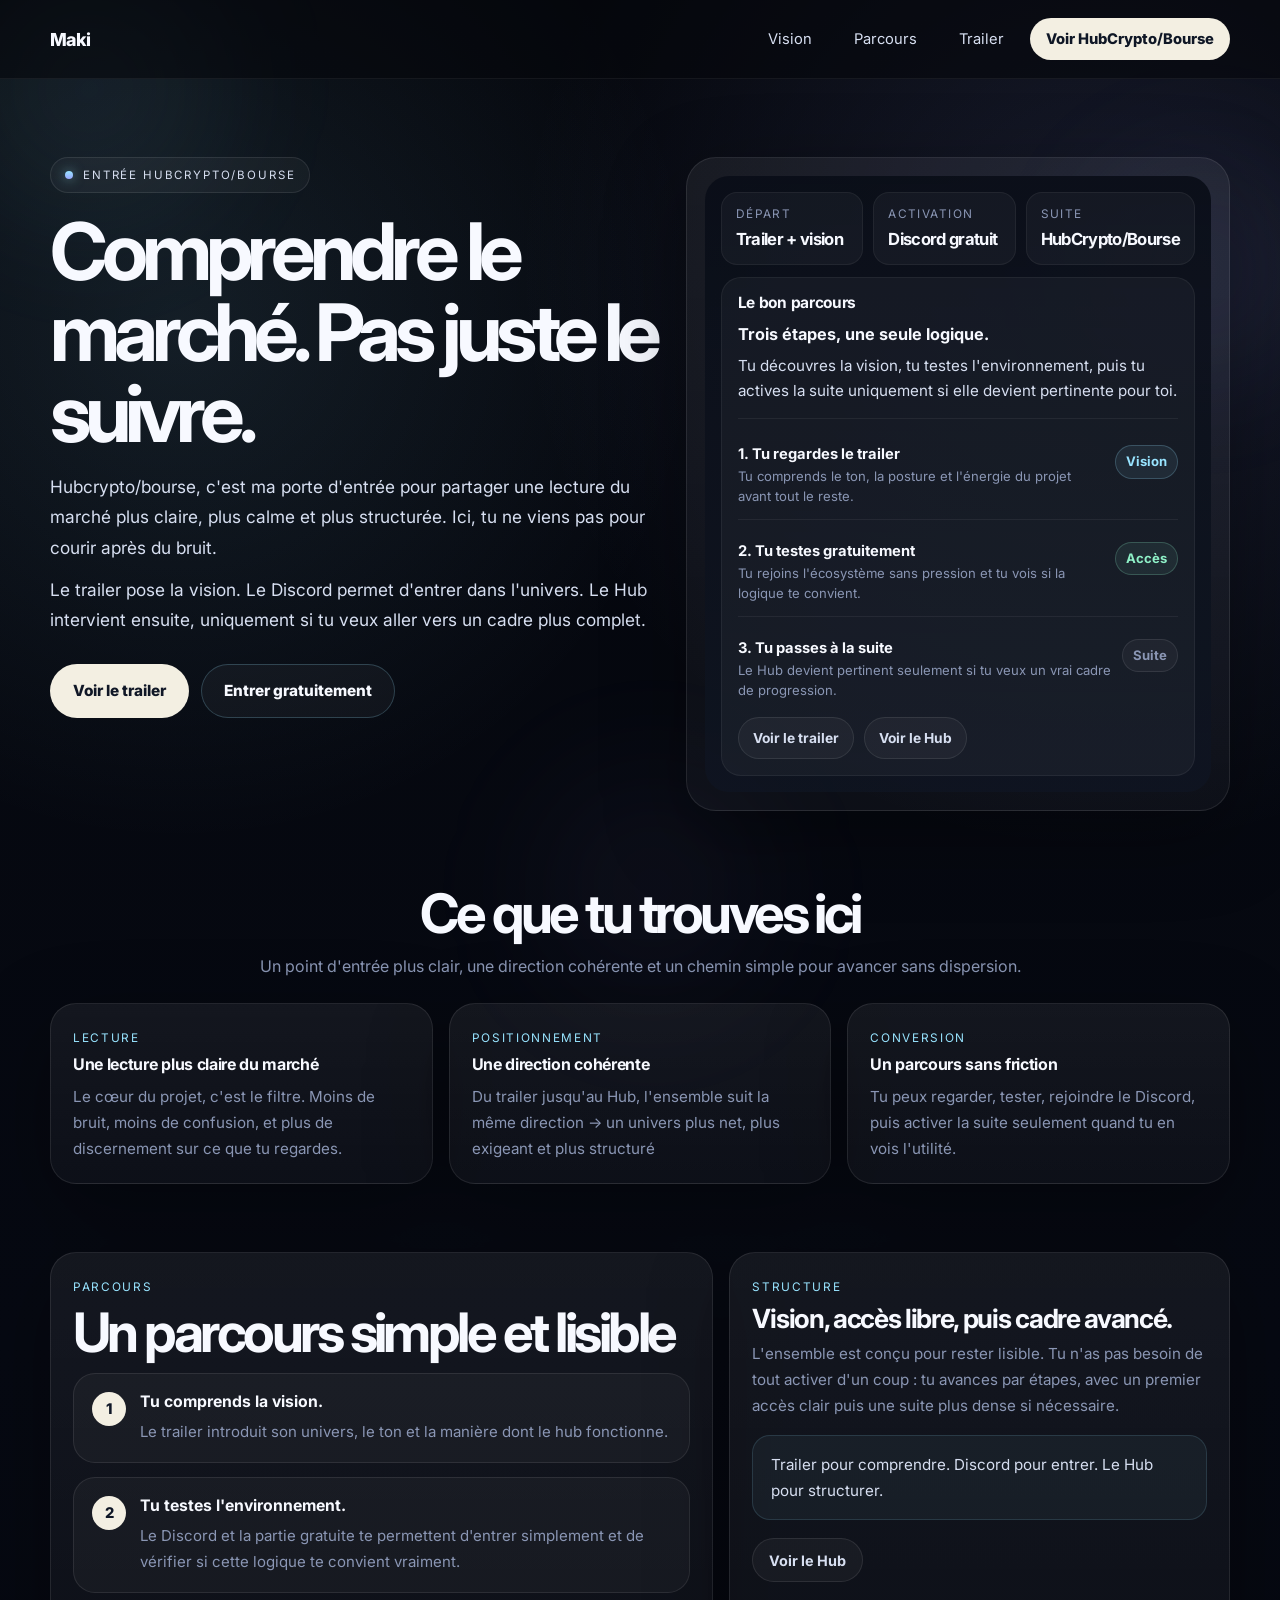
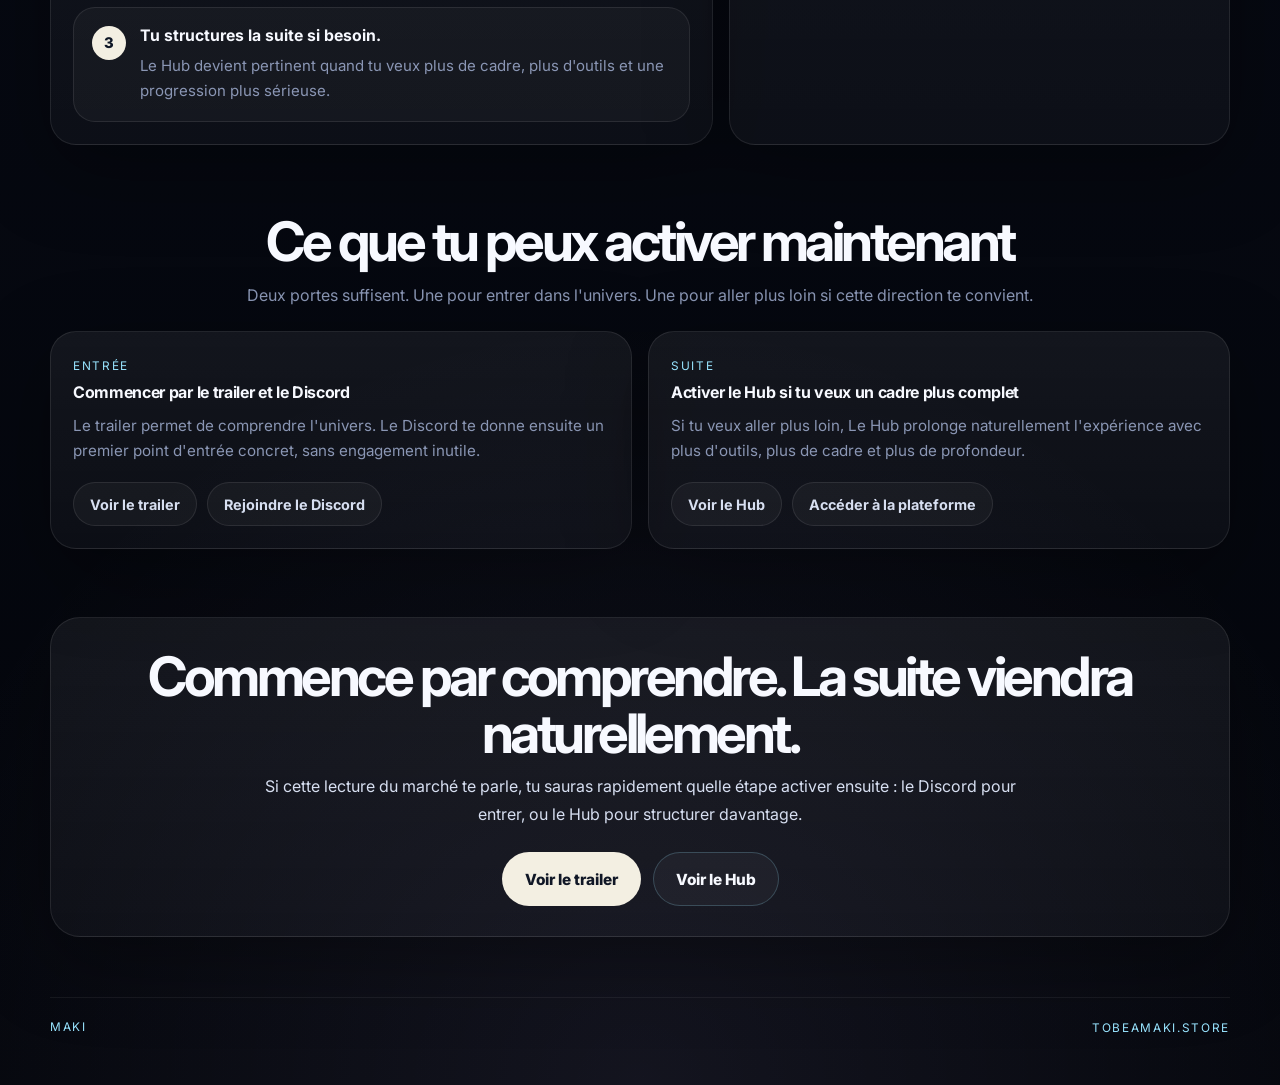
<file: index.html>
<!DOCTYPE html>
<html lang="fr">
<head>
  <meta charset="UTF-8" />
  <meta http-equiv="Content-Type" content="text/html; charset=UTF-8" />
  <meta name="viewport" content="width=device-width, initial-scale=1.0, viewport-fit=cover" />
  <title>Le Hub | Comprendre le marché. Pas juste le suivre.</title>
  <link rel="icon" href="https://prod-image-cdn.tensor.trade/images/slug=2c6c34a6-a621-4c5c-a47c-af0aac421579/400x400/freeze=false/https%3A%2F%2Fgateway.irys.xyz%2FCeRVqfexaq6KLjhwmfoS9aE4mgQL9Txv5ToTV9CzAG5n" />
  <meta
    name="description"
    content="Une entrée plus nette pour comprendre le marché, découvrir l'univers Hub et activer la bonne suite au bon moment."
  />
  <meta property="og:type" content="website" />
  <meta property="og:url" content="https://hub.tobeamaki.store/" />
  <meta property="og:image" content="https://hub.tobeamaki.store/social-card.svg" />
  <meta name="robots" content="index,follow,max-image-preview:large,max-snippet:-1,max-video-preview:-1" />
  <meta property="og:title" content="Le Hub | Comprendre le marché. Pas juste le suivre." />
  <meta
    property="og:description"
    content="Un point d'entrée plus clair pour comprendre le marché, découvrir le projet et avancer vers la bonne suite au bon moment."
  />
  <meta name="twitter:card" content="summary_large_image" />
  <meta name="twitter:image" content="https://hub.tobeamaki.store/social-card.svg" />
  <link rel="canonical" href="https://hub.tobeamaki.store/" />
  <meta name="twitter:title" content="Le Hub | Comprendre le marché. Pas juste le suivre." />
  <meta
    name="twitter:description"
    content="Comprendre d'abord. Tester ensuite. Structurer seulement quand cela devient utile."
  />
  <link rel="stylesheet" href="index.css" />

</head>
<body>
  <div class="orb"></div>
  <div class="orb-2"></div>
  <div class="orb-3"></div>

  <div class="wrap">
    <header class="nav">
      <div class="nav-inner">
        <a class="brand" href="index.html">Maki</a>
        <nav class="nav-links">
          <a href="#vision">Vision</a>
          <a href="#parcours">Parcours</a>
          <a href="/trailer">Trailer</a>
          <a class="nav-cta" href="/hub-details">Voir HubCrypto/Bourse</a>
        </nav>
      </div>
    </header>

    <main>
      <section class="hero">
        <div class="container hero-grid">
          <div>
            <div class="badge">Entrée HubCrypto/Bourse</div>
            <h1>Comprendre le marché. Pas juste le suivre.</h1>
            <p class="hero-copy">
              Hubcrypto/bourse, c'est ma porte d'entrée pour partager une lecture du marché plus claire, plus calme et plus structurée. Ici, tu ne viens pas pour courir après du bruit.
            </p>
            <p class="hero-copy">
              Le trailer pose la vision. Le Discord permet d'entrer dans l'univers. Le Hub intervient ensuite, uniquement si tu veux aller vers un cadre plus complet.
            </p>

            <div class="hero-actions">
              <a class="btn btn-primary" href="/trailer">Voir le trailer</a>
              <a
                class="btn btn-secondary"
                href="https://discord.gg/Y9FfHAUTHx"
                data-track-base="https://discord.gg/Y9FfHAUTHx"
                target="_blank"
                rel="noopener noreferrer"
              >Entrer gratuitement</a>
            </div>
          </div>

          <div class="hero-card">
            <div class="hero-shell">
              <div class="hero-top">
                <div class="stat">
                  <small>Départ</small>
                  <strong>Trailer + vision</strong>
                </div>
                <div class="stat">
                  <small>Activation</small>
                  <strong>Discord gratuit</strong>
                </div>
                <div class="stat">
                  <small>Suite</small>
                  <strong>HubCrypto/Bourse</strong>
                </div>
              </div>

              <div class="dash-block">
                <h3>Le bon parcours</h3>
                <div class="hero-summary">
                  <strong>Trois étapes, une seule logique.</strong>
                  <p>Tu découvres la vision, tu testes l'environnement, puis tu actives la suite uniquement si elle devient pertinente pour toi.</p>
                </div>
                <div class="path-list">
                  <div class="path-item">
                    <div>
                      <strong>1. Tu regardes le trailer</strong>
                      <span>Tu comprends le ton, la posture et l'énergie du projet avant tout le reste.</span>
                    </div>
                    <span class="tag info">Vision</span>
                  </div>
                  <div class="path-item">
                    <div>
                      <strong>2. Tu testes gratuitement</strong>
                      <span>Tu rejoins l'écosystème sans pression et tu vois si la logique te convient.</span>
                    </div>
                    <span class="tag ok">Accès</span>
                  </div>
                  <div class="path-item">
                    <div>
                      <strong>3. Tu passes à la suite</strong>
                      <span>Le Hub devient pertinent seulement si tu veux un vrai cadre de progression.</span>
                    </div>
                    <span class="tag">Suite</span>
                  </div>
                </div>
                <div class="hero-inline-actions">
                  <a href="/trailer">Voir le trailer</a>
                  <a href="/hub-details">Voir le Hub</a>
                </div>
              </div>
            </div>
          </div>
        </div>
      </section>

      <section id="vision">
        <div class="container">
          <div class="section-head">
            <h2>Ce que tu trouves ici</h2>
            <p>
              Un point d'entrée plus clair, une direction cohérente et un chemin simple pour avancer sans dispersion.
            </p>
          </div>

          <div class="grid-3">
            <article class="card">
              <span class="eyebrow">Lecture</span>
              <h3>Une lecture plus claire du marché</h3>
              <p>
                Le cœur du projet, c'est le filtre. Moins de bruit, moins de confusion, et plus de discernement sur ce que tu regardes.
              </p>
            </article>

            <article class="card">
              <span class="eyebrow">Positionnement</span>
              <h3>Une direction cohérente</h3>
              <p>
                Du trailer jusqu'au Hub, l'ensemble suit la même direction -> un univers plus net, plus exigeant et plus structuré
              </p>
            </article>

            <article class="card">
              <span class="eyebrow">Conversion</span>
              <h3>Un parcours sans friction</h3>
              <p>
                Tu peux regarder, tester, rejoindre le Discord, puis activer la suite seulement quand tu en vois l'utilité.
              </p>
            </article>
          </div>
        </div>
      </section>

      <section id="parcours">
        <div class="container path-wrap">
          <article class="path-card">
            <span class="eyebrow">Parcours</span>
            <h2>Un parcours simple et lisible</h2>
            <div class="steps">
              <div class="step">
                <div class="step-number">1</div>
                <div>
                  <strong>Tu comprends la vision.</strong>
                  <p>Le trailer introduit son univers, le ton et la manière dont le hub fonctionne.</p>
                </div>
              </div>
              <div class="step">
                <div class="step-number">2</div>
                <div>
                  <strong>Tu testes l'environnement.</strong>
                  <p>Le Discord et la partie gratuite te permettent d'entrer simplement et de vérifier si cette logique te convient vraiment.</p>
                </div>
              </div>
              <div class="step">
                <div class="step-number">3</div>
                <div>
                  <strong>Tu structures la suite si besoin.</strong>
                  <p>Le Hub devient pertinent quand tu veux plus de cadre, plus d'outils et une progression plus sérieuse.</p>
                </div>
              </div>
            </div>
          </article>

          <aside class="proof-card">
            <span class="eyebrow">Structure</span>
            <strong>Vision, accès libre, puis cadre avancé.</strong>
            <p>
              L'ensemble est conçu pour rester lisible. Tu n'as pas besoin de tout activer d'un coup : tu avances par étapes, avec un premier accès clair puis une suite plus dense si nécessaire.
            </p>
            <div class="quote">
              Trailer pour comprendre. Discord pour entrer. Le Hub pour structurer.
            </div>
            <div class="mini-actions">
              <a href="/hub-details">Voir le Hub</a>
            </div>
          </aside>
        </div>
      </section>

      <section>
        <div class="container">
          <div class="section-head">
            <h2>Ce que tu peux activer maintenant</h2>
            <p>
              Deux portes suffisent. Une pour entrer dans l'univers. Une pour aller plus loin si cette direction te convient.
            </p>
          </div>

          <div class="grid-2">
            <article class="card">
              <span class="eyebrow">Entrée</span>
              <h3>Commencer par le trailer et le Discord</h3>
              <p>
                Le trailer permet de comprendre l'univers. Le Discord te donne ensuite un premier point d'entrée concret, sans engagement inutile.
              </p>
              <div class="mini-actions">
                <a href="/trailer">Voir le trailer</a>
                <a
                  href="https://discord.gg/Y9FfHAUTHx"
                  data-track-base="https://discord.gg/Y9FfHAUTHx"
                  target="_blank"
                  rel="noopener noreferrer"
                >Rejoindre le Discord</a>
              </div>
            </article>

            <article class="card">
              <span class="eyebrow">Suite</span>
              <h3>Activer le Hub si tu veux un cadre plus complet</h3>
              <p>
                Si tu veux aller plus loin, Le Hub prolonge naturellement l'expérience avec plus d'outils, plus de cadre et plus de profondeur.
              </p>
              <div class="mini-actions">
                <a href="/hub-details">Voir le Hub</a>
                <a
                  href="https://atlametrics.app/"
                  data-track-base="https://atlametrics.app/"
                  target="_blank"
                  rel="noopener noreferrer"
                >Accéder à la plateforme</a>
              </div>
            </article>
          </div>
        </div>
      </section>

      <section>
        <div class="container">
          <div class="cta-card">
            <h2>Commence par comprendre. La suite viendra naturellement.</h2>
            <p>
              Si cette lecture du marché te parle, tu sauras rapidement quelle étape activer ensuite : le Discord pour entrer, ou le Hub pour structurer davantage.
            </p>
            <div class="cta-actions">
              <a class="btn btn-primary" href="/trailer">Voir le trailer</a>
              <a class="btn btn-secondary" href="/hub-details">Voir le Hub</a>
            </div>
          </div>
        </div>
      </section>
    </main>

    <footer>
      <div class="container footer">
        <span class="eyebrow">Maki</span>
        <a href="https://tobeamaki.store" style="text-decoration: none; color: inherit;">
          <span class="eyebrow">tobeamaki.store</span>
		</a>
    </footer>
  </div>

  <script>
    (function(){
      const defaults = {
        utm_source: "maki-site",
        utm_medium: "website",
        utm_campaign: "home-entry"
      };

      const current = new URLSearchParams(window.location.search);
      const params = new URLSearchParams();

      Object.keys(defaults).forEach(function(key){
        params.set(key, current.get(key) || defaults[key]);
      });

      ["utm_content","utm_term"].forEach(function(key){
        if(current.get(key)){
          params.set(key, current.get(key));
        }
      });

      document.querySelectorAll('a[href$=".html"]').forEach(function(link){
        const href = link.getAttribute("href");
        if(!href || href.indexOf("http") === 0){ return; }
        const url = new URL(href, window.location.href);
        params.forEach(function(value, key){
          if(!url.searchParams.get(key)){
            url.searchParams.set(key, value);
          }
        });
        link.setAttribute("href", url.pathname.split("/").pop() + url.search);
      });

      document.querySelectorAll("[data-track-base]").forEach(function(link){
        const raw = link.getAttribute("data-track-base");
        if(!raw){ return; }
        const url = new URL(raw, window.location.href);
        params.forEach(function(value, key){
          if(!url.searchParams.get(key)){
            url.searchParams.set(key, value);
          }
        });
        link.setAttribute("href", url.toString());
      });
    })();
  </script>
</body>
</html>
</file>
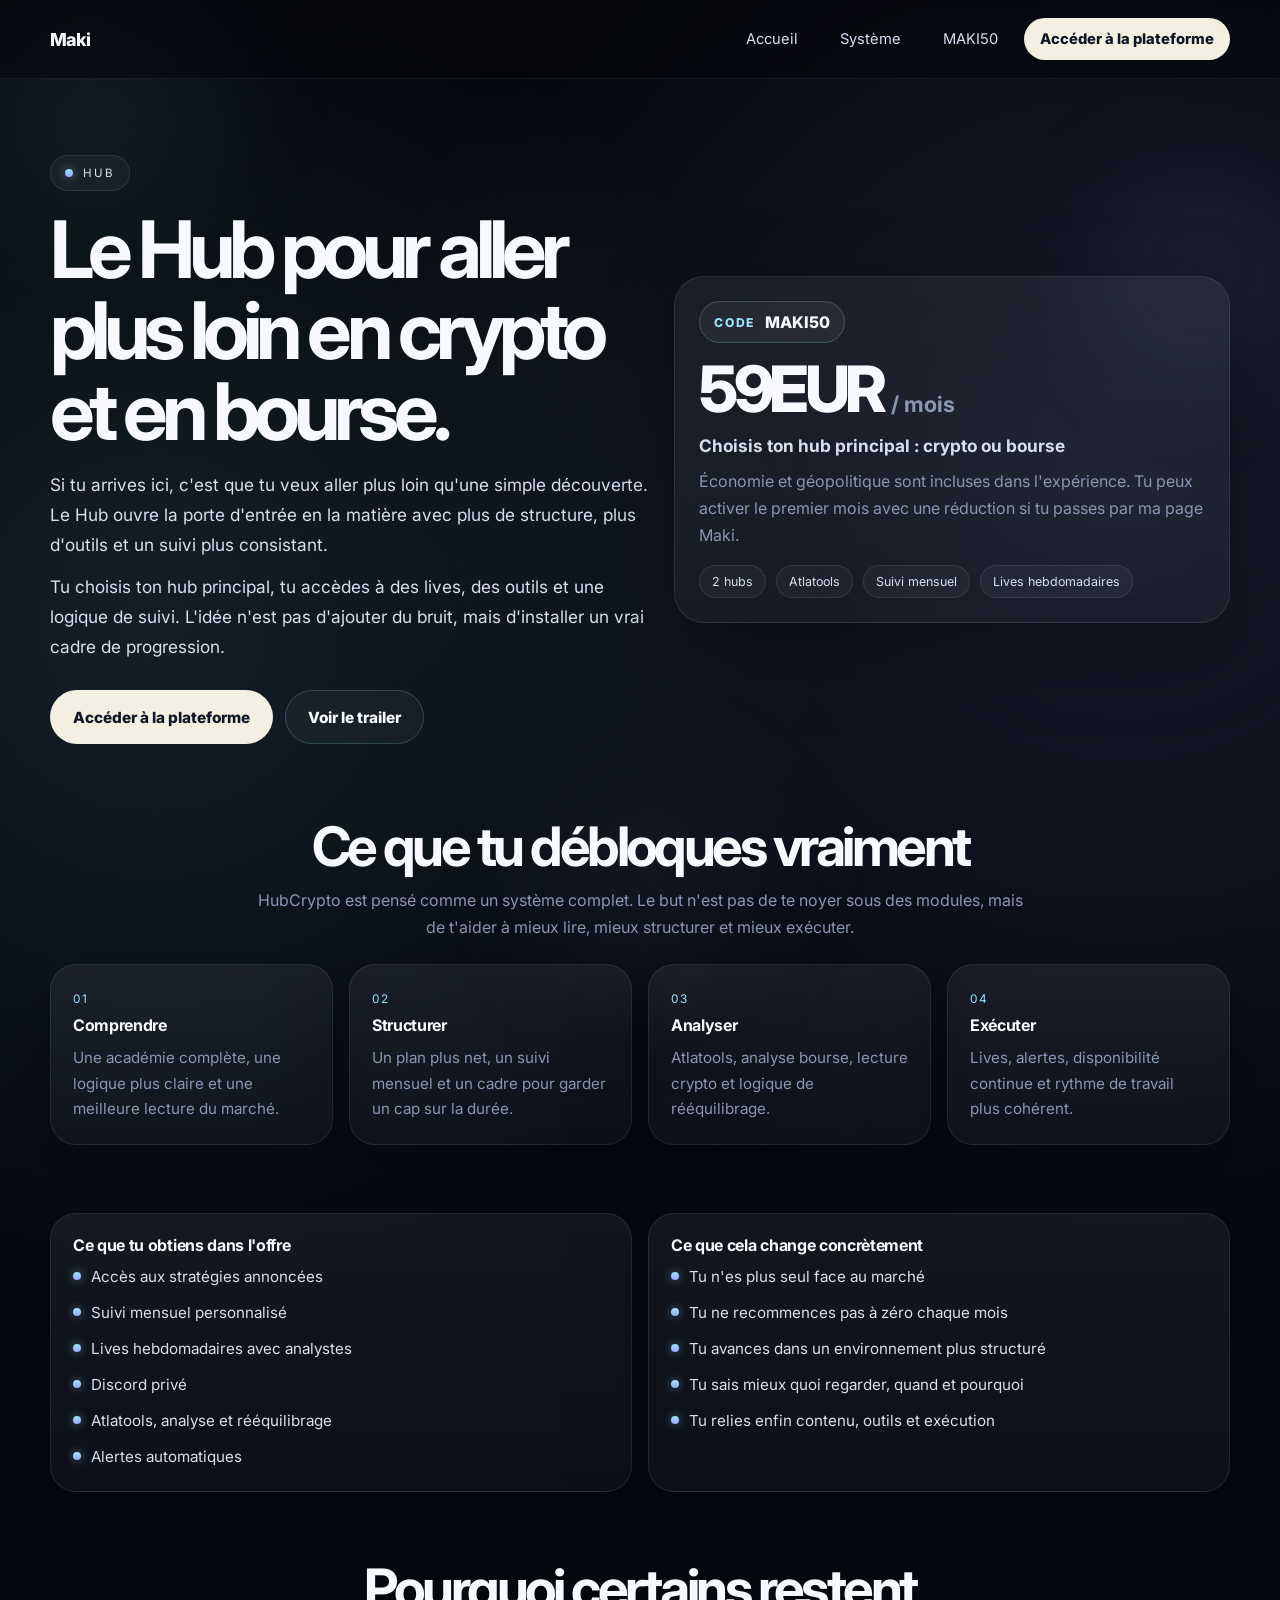
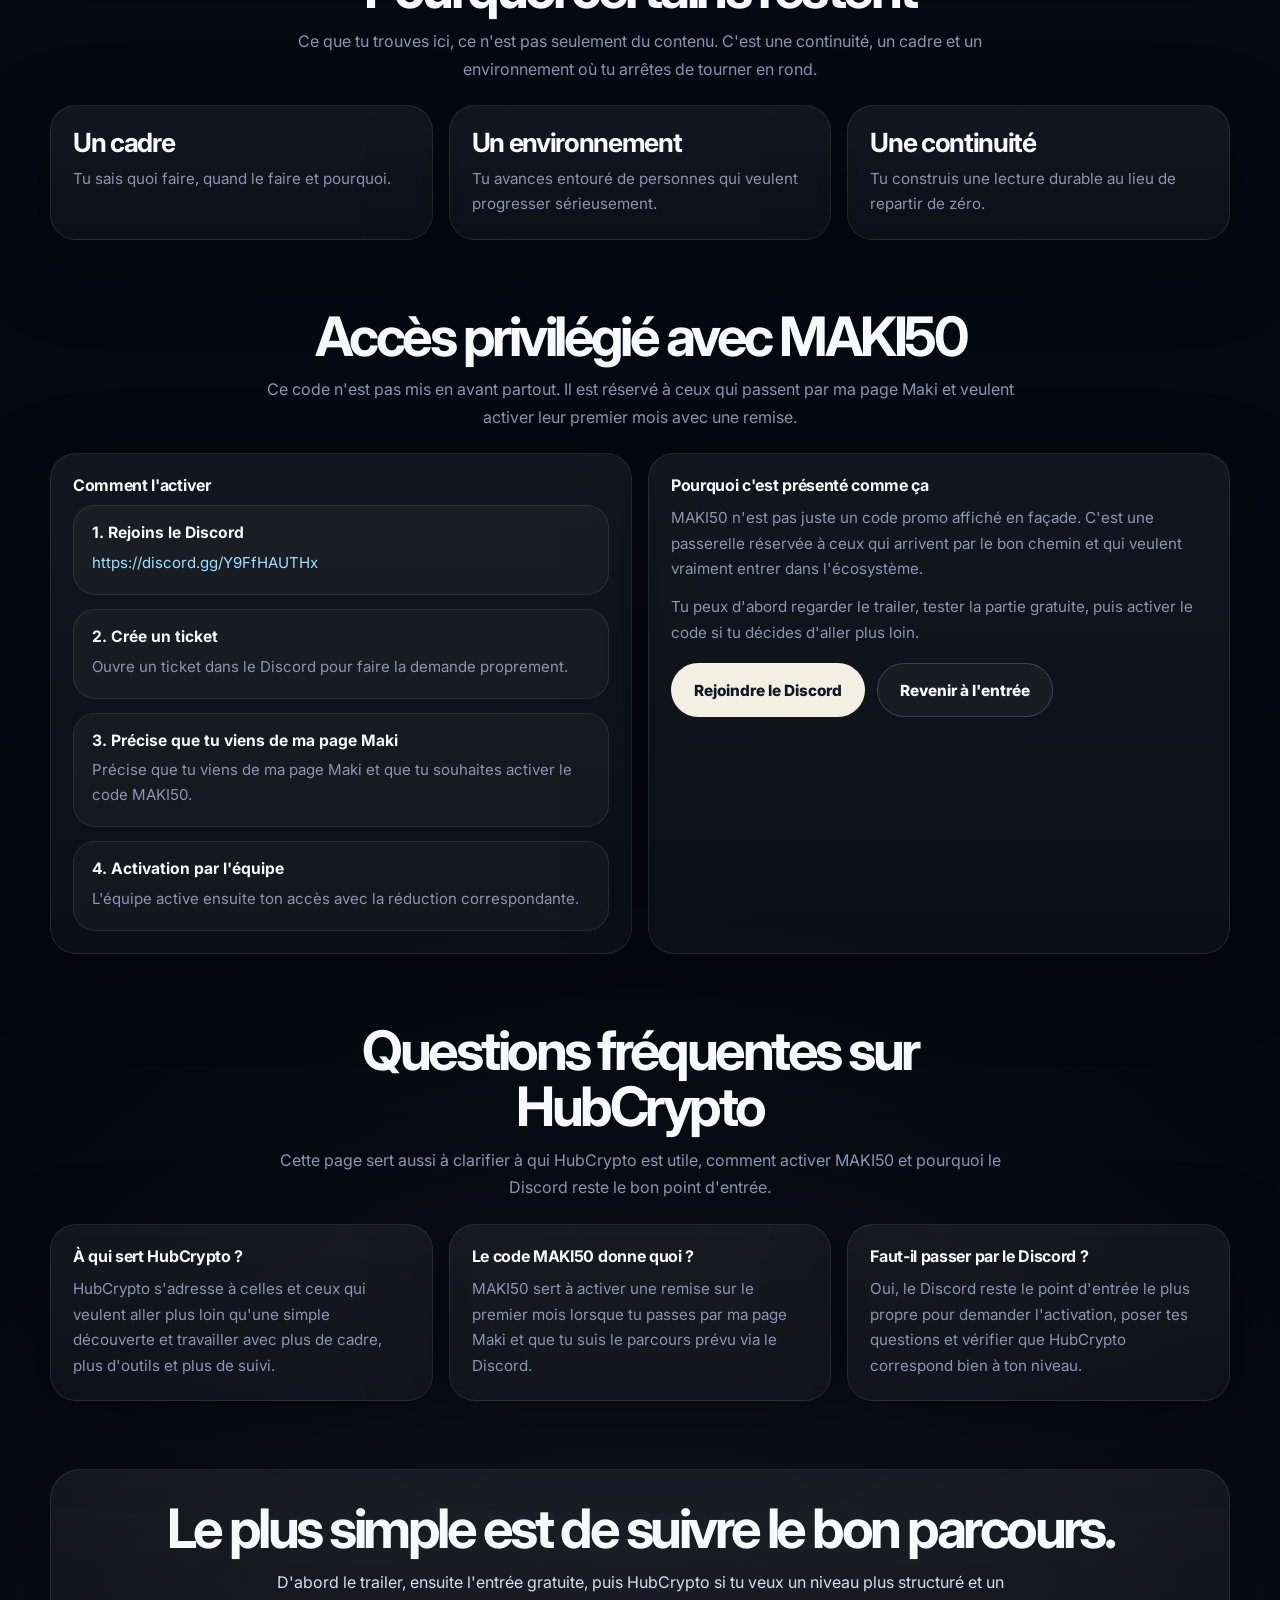
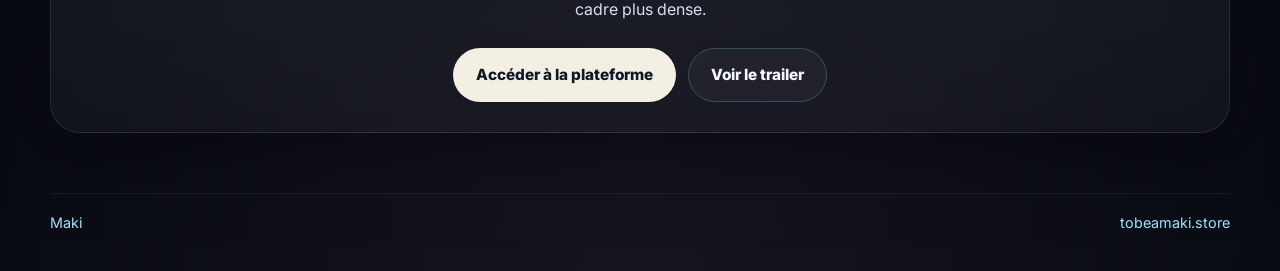
<file: hub-details.html>
<!DOCTYPE html>
<html lang="fr">
<head>
  <meta charset="UTF-8" />
  <meta http-equiv="Content-Type" content="text/html; charset=UTF-8" />
  <meta name="viewport" content="width=device-width, initial-scale=1.0, viewport-fit=cover" />
  <title>Hub | Aller plus loin avec un vrai cadre</title>
  <link rel="icon" href="https://prod-image-cdn.tensor.trade/images/slug=2c6c34a6-a621-4c5c-a47c-af0aac421579/400x400/freeze=false/https%3A%2F%2Fgateway.irys.xyz%2FCeRVqfexaq6KLjhwmfoS9aE4mgQL9Txv5ToTV9CzAG5n" />
  <meta
    name="description"
    content="Maki vous invite vers l'entrée du Hub avec une plateforme structurée : outils, suivi, lives et code MAKI50 pour aller plus loin en crypto et en bourse."
  />
  <meta name="robots" content="index,follow,max-image-preview:large,max-snippet:-1,max-video-preview:-1" />
  <meta property="og:type" content="website" />
  <meta property="og:site_name" content="Maki" />
  <meta property="og:title" content="Hub | Plateforme crypto et bourse avec outils, suivi et MAKI50" />
  <meta
    property="og:description"
    content="Maki vous invite vers l'entrée du Hub avec une plateforme structurée : outils, suivi, lives et code MAKI50 pour aller plus loin en crypto et en bourse."
  />
  <meta property="og:url" content="https://hub.tobeamaki.store/hub-details" />
  <meta property="og:image" content="https://hub.tobeamaki.store/social-card.svg" />
  <meta name="twitter:card" content="summary_large_image" />
  <meta name="twitter:title" content="Hub | Plateforme crypto et bourse avec outils, suivi et MAKI50" />
  <meta
    name="twitter:description"
    content="Maki vous invite vers l'entrée du Hub avec une plateforme structurée : outils, suivi, lives et code MAKI50 pour aller plus loin en crypto et en bourse."
  />
  <meta name="twitter:image" content="https://hub.tobeamaki.store/social-card.svg" />
  <link rel="canonical" href="https://hub.tobeamaki.store/hub-details" />
  <link rel="stylesheet" href="hub-details.css" />
<script type="application/ld+json">
    {
      "@context": "https://schema.org",
      "@graph": [
        {
          "@type": "WebPage",
          "name": "Hub | Plateforme crypto et bourse avec outils, suivi et MAKI50",
          "url": "https://hub.tobeamaki.store/hub-details",
          "description": "Maki vous invite vers l'entrée du Hub avec une plateforme structurée : outils, suivi, lives et code MAKI50 pour aller plus loin en crypto et en bourse.",
          "inLanguage": "fr-FR",
          "isPartOf": {
            "@type": "WebSite",
            "name": "Maki",
            "url": "https://hub.tobeamaki.store/"
          }
        }
      ]
    }
  </script>
  <script type="application/ld+json">
    {
      "@context": "https://schema.org",
      "@type": "FAQPage",
      "mainEntity": [
        {
          "@type": "Question",
          "name": "À qui sert Hub ?",
          "acceptedAnswer": {
            "@type": "Answer",
            "text": "HubCrypto s'adresse à celles et ceux qui veulent aller plus loin qu'une simple découverte et travailler avec plus de cadre, plus d'outils et plus de suivi."
          }
        },
        {
          "@type": "Question",
          "name": "Le code MAKI50 donne quoi ?",
          "acceptedAnswer": {
            "@type": "Answer",
            "text": "MAKI50 sert à activer une remise sur le premier mois lorsque tu passes par la page Maki et que tu suis le parcours prévu via le Discord."
          }
        },
        {
          "@type": "Question",
          "name": "Faut-il passer par le Discord ?",
          "acceptedAnswer": {
            "@type": "Answer",
            "text": "Oui, le Discord reste le point d'entrée le plus propre pour demander l'activation, poser tes questions et vérifier que HubCrypto correspond bien à ton niveau."
          }
        }
      ]
    }
  </script>
  
</head>
<body>
  <div class="orb"></div>
  <div class="orb-2"></div>
  <div class="orb-3"></div>

  <div class="wrap">
    <header class="nav">
      <div class="nav-inner">
        <a class="brand" href="index.html">Maki</a>
        <nav class="nav-links">
          <a href="index.html">Accueil</a>
          <a href="#systeme">Système</a>
          <a href="#maki50">MAKI50</a>
          <a class="nav-cta" href="https://atlametrics.app/" target="_blank" rel="noopener noreferrer">Accéder à la plateforme</a>
        </nav>
      </div>
    </header>

    <main>
      <section class="hero">
        <div class="container hero-grid">
          <div>
            <div class="badge">Hub</div>
            <h1>Le Hub pour aller plus loin en crypto et en bourse.</h1>
            <p class="hero-copy">
              Si tu arrives ici, c'est que tu veux aller plus loin qu'une simple découverte. Le Hub ouvre la porte d'entrée en la matière avec plus de structure, plus d'outils et un suivi plus consistant.
            </p>
            <p class="hero-copy">
              Tu choisis ton hub principal, tu accèdes à des lives, des outils et une logique de suivi. L'idée n'est pas d'ajouter du bruit, mais d'installer un vrai cadre de progression.
            </p>

            <div class="hero-actions">
              <a class="btn btn-primary" href="https://atlametrics.app/" target="_blank" rel="noopener noreferrer">Accéder à la plateforme</a>
              <a class="btn btn-secondary" href="/trailer">Voir le trailer</a>
            </div>
          </div>

          <div class="price-card">
            <div class="promo"><small>Code</small><span>MAKI50</span></div>
            <div class="price-big">59EUR <span>/ mois</span></div>
            <strong>Choisis ton hub principal : crypto ou bourse</strong>
            <p style="color:var(--text-3);line-height:1.68;">
              Économie et géopolitique sont incluses dans l'expérience. Tu peux activer le premier mois avec une réduction si tu passes par ma page Maki.
            </p>

            <div class="price-pills">
              <span class="pill">2 hubs</span>
              <span class="pill">Atlatools</span>
              <span class="pill">Suivi mensuel</span>
              <span class="pill">Lives hebdomadaires</span>
            </div>
          </div>
        </div>
      </section>

      <section id="systeme">
        <div class="container">
          <div class="section-head">
            <h2>Ce que tu débloques vraiment</h2>
            <p>
              HubCrypto est pensé comme un système complet. Le but n'est pas de te noyer sous des modules, mais de t'aider à mieux lire, mieux structurer et mieux exécuter.
            </p>
          </div>

          <div class="grid-4">
            <article class="matrix-card">
              <em>01</em>
              <h3>Comprendre</h3>
              <p>Une académie complète, une logique plus claire et une meilleure lecture du marché.</p>
            </article>

            <article class="matrix-card">
              <em>02</em>
              <h3>Structurer</h3>
              <p>Un plan plus net, un suivi mensuel et un cadre pour garder un cap sur la durée.</p>
            </article>

            <article class="matrix-card">
              <em>03</em>
              <h3>Analyser</h3>
              <p>Atlatools, analyse bourse, lecture crypto et logique de rééquilibrage.</p>
            </article>

            <article class="matrix-card">
              <em>04</em>
              <h3>Exécuter</h3>
              <p>Lives, alertes, disponibilité continue et rythme de travail plus cohérent.</p>
            </article>
          </div>
        </div>
      </section>

      <section>
        <div class="container grid-2">
          <article class="card">
            <h3>Ce que tu obtiens dans l'offre</h3>
            <ul class="feature-list">
              <li>Accès aux stratégies annoncées</li>
              <li>Suivi mensuel personnalisé</li>
              <li>Lives hebdomadaires avec analystes</li>
              <li>Discord privé</li>
              <li>Atlatools, analyse et rééquilibrage</li>
              <li>Alertes automatiques</li>
            </ul>
          </article>

          <article class="card">
            <h3>Ce que cela change concrètement</h3>
            <ul class="feature-list">
              <li>Tu n'es plus seul face au marché</li>
              <li>Tu ne recommences pas à zéro chaque mois</li>
              <li>Tu avances dans un environnement plus structuré</li>
              <li>Tu sais mieux quoi regarder, quand et pourquoi</li>
              <li>Tu relies enfin contenu, outils et exécution</li>
            </ul>
          </article>
        </div>
      </section>

      <section>
        <div class="container">
          <div class="section-head">
            <h2>Pourquoi certains restent</h2>
            <p>
              Ce que tu trouves ici, ce n'est pas seulement du contenu. C'est une continuité, un cadre et un environnement où tu arrêtes de tourner en rond.
            </p>
          </div>

          <div class="grid-3">
            <article class="kpi-card">
              <strong>Un cadre</strong>
              <p>Tu sais quoi faire, quand le faire et pourquoi.</p>
            </article>

            <article class="kpi-card">
              <strong>Un environnement</strong>
              <p>Tu avances entouré de personnes qui veulent progresser sérieusement.</p>
            </article>

            <article class="kpi-card">
              <strong>Une continuité</strong>
              <p>Tu construis une lecture durable au lieu de repartir de zéro.</p>
            </article>
          </div>
        </div>
      </section>

      <section id="maki50">
        <div class="container">
          <div class="section-head">
            <h2>Accès privilégié avec MAKI50</h2>
            <p>
              Ce code n'est pas mis en avant partout. Il est réservé à ceux qui passent par ma page Maki et veulent activer leur premier mois avec une remise.
            </p>
          </div>

          <div class="grid-2">
            <article class="card">
              <h3>Comment l'activer</h3>
              <div class="steps">
                <div class="step">
                  <strong>1. Rejoins le Discord</strong>
                  <p><a href="https://discord.gg/Y9FfHAUTHx" target="_blank" rel="noopener noreferrer" style="color:#98e4ff;text-decoration:none;">https://discord.gg/Y9FfHAUTHx</a></p>
                </div>
                <div class="step">
                  <strong>2. Crée un ticket</strong>
                  <p>Ouvre un ticket dans le Discord pour faire la demande proprement.</p>
                </div>
                <div class="step">
                  <strong>3. Précise que tu viens de ma page Maki</strong>
                  <p>Précise que tu viens de ma page Maki et que tu souhaites activer le code MAKI50.</p>
                </div>
                <div class="step">
                  <strong>4. Activation par l'équipe</strong>
                  <p>L'équipe active ensuite ton accès avec la réduction correspondante.</p>
                </div>
              </div>
            </article>

            <article class="card">
              <h3>Pourquoi c'est présenté comme ça</h3>
              <p>
                MAKI50 n'est pas juste un code promo affiché en façade. C'est une passerelle réservée à ceux qui arrivent par le bon chemin et qui veulent vraiment entrer dans l'écosystème.
              </p>
              <p style="margin-top:12px;">
                Tu peux d'abord regarder le trailer, tester la partie gratuite, puis activer le code si tu décides d'aller plus loin.
              </p>
              <div style="display:flex;gap:12px;flex-wrap:wrap;margin-top:18px;">
                <a class="btn btn-primary" href="https://discord.gg/Y9FfHAUTHx" target="_blank" rel="noopener noreferrer">Rejoindre le Discord</a>
                <a class="btn btn-secondary" href="/">Revenir à l'entrée</a>
              </div>
            </article>
          </div>
        </div>
      </section>

      <section id="faq">
        <div class="container">
          <div class="section-head">
            <h2>Questions fréquentes sur HubCrypto</h2>
            <p>
              Cette page sert aussi à clarifier à qui HubCrypto est utile, comment activer MAKI50 et pourquoi le Discord reste le bon point d'entrée.
            </p>
          </div>

          <div class="grid-3">
            <article class="card">
              <h3>À qui sert HubCrypto ?</h3>
              <p>
                HubCrypto s'adresse à celles et ceux qui veulent aller plus loin qu'une simple découverte et travailler avec plus de cadre, plus d'outils et plus de suivi.
              </p>
            </article>

            <article class="card">
              <h3>Le code MAKI50 donne quoi ?</h3>
              <p>
                MAKI50 sert à activer une remise sur le premier mois lorsque tu passes par ma page Maki et que tu suis le parcours prévu via le Discord.
              </p>
            </article>

            <article class="card">
              <h3>Faut-il passer par le Discord ?</h3>
              <p>
                Oui, le Discord reste le point d'entrée le plus propre pour demander l'activation, poser tes questions et vérifier que HubCrypto correspond bien à ton niveau.
              </p>
            </article>
          </div>
        </div>
      </section>

      <section>
        <div class="container">
          <div class="cta-card">
            <h2>Le plus simple est de suivre le bon parcours.</h2>
            <p>
              D'abord le trailer, ensuite l'entrée gratuite, puis HubCrypto si tu veux un niveau plus structuré et un cadre plus dense.
            </p>
            <div class="cta-actions">
              <a class="btn btn-primary" href="https://atlametrics.app/" target="_blank" rel="noopener noreferrer">Accéder à la plateforme</a>
              <a class="btn btn-secondary" href="/trailer">Voir le trailer</a>
            </div>
          </div>
        </div>
      </section>
    </main>

    <footer>
      <div class="container footer">
        <span class="eyebrow" style="color: var(--accent);">Maki</span>
        <a href="https://tobeamaki.store" style="text-decoration: none; color: inherit;">
          <span class="eyebrow" style="color: var(--accent);">tobeamaki.store</span>
        </a>
      </div>
    </footer>
  </div>
</body>
</html>
</html>
</file>
<file: index.css>
﻿@import url('https://fonts.googleapis.com/css2?family=Inter:wght@400;500;600;700;800&display=swap');

*{margin:0;padding:0;box-sizing:border-box}

    :root{
      --bg:#05070d;
      --bg-2:#0a0f1c;
      --panel:rgba(255,255,255,.05);
      --panel-2:rgba(255,255,255,.035);
      --line:rgba(255,255,255,.09);
      --line-strong:rgba(152,228,255,.22);
      --text-1:#f7f9ff;
      --text-2:#d7dff1;
      --text-3:#8a96b4;
      --accent:#98e4ff;
      --accent-2:#9aa7ff;
      --brand:#f3efe2;
      --success:#8ef0c7;
      --shadow:0 24px 80px rgba(0,0,0,.34);
      --radius-xl:30px;
      --radius-lg:22px;
      --radius-md:16px;
      --container:1180px;
    }

    html{
      -webkit-font-smoothing:antialiased;
      -moz-osx-font-smoothing:grayscale;
      text-rendering:optimizeLegibility;
      scroll-behavior:smooth;
    }

    body{
      font-family:"Inter", ui-sans-serif, system-ui, -apple-system, BlinkMacSystemFont, "Segoe UI", Roboto, Arial, sans-serif;
      background:
        radial-gradient(circle at 14% 12%, rgba(152,228,255,.10), transparent 20%),
        radial-gradient(circle at 86% 10%, rgba(154,167,255,.12), transparent 22%),
        radial-gradient(circle at 50% 100%, rgba(203,188,255,.08), transparent 28%),
        linear-gradient(180deg,#05070d 0%,#060912 50%,#04060c 100%);
      color:var(--text-1);
      overflow-x:hidden;
      min-height:100vh;
    }

    body::before{
      content:"";
      position:fixed;
      inset:0;
      pointer-events:none;
      opacity:.16;
      background-image:
        linear-gradient(rgba(255,255,255,.03) 1px, transparent 1px),
        linear-gradient(90deg, rgba(255,255,255,.03) 1px, transparent 1px);
      background-size:52px 52px;
      mask-image:radial-gradient(circle at center, black 38%, transparent 92%);
    }

    .orb,.orb-2,.orb-3{
      position:fixed;
      border-radius:999px;
      filter:blur(70px);
      pointer-events:none;
      opacity:.55;
      z-index:0;
    }

    .orb{
      width:34vw;
      height:34vw;
      left:-10vw;
      top:-10vw;
      background:radial-gradient(circle, rgba(152,228,255,.18), transparent 66%);
    }

    .orb-2{
      width:28vw;
      height:28vw;
      right:-8vw;
      top:10vh;
      background:radial-gradient(circle, rgba(154,167,255,.18), transparent 66%);
    }

    .orb-3{
      width:30vw;
      height:30vw;
      left:36vw;
      bottom:-14vw;
      background:radial-gradient(circle, rgba(203,188,255,.10), transparent 70%);
    }

    .wrap{position:relative;z-index:1}
    .container{width:min(calc(100% - 32px), var(--container));margin:0 auto}

    .nav{
      position:sticky;
      top:0;
      z-index:20;
      backdrop-filter:blur(18px);
      background:rgba(5,7,13,.60);
      border-bottom:1px solid rgba(255,255,255,.06);
    }

    .nav-inner{
      width:min(calc(100% - 32px), var(--container));
      margin:0 auto;
      min-height:78px;
      display:flex;
      align-items:center;
      justify-content:space-between;
      gap:14px;
    }

    .brand{
      text-decoration:none;
      color:var(--text-1);
      font-weight:800;
      letter-spacing:-.04em;
      font-size:1.12rem;
    }

    .nav-links{
      display:flex;
      align-items:center;
      gap:10px;
      flex-wrap:wrap;
    }

    .nav-links a{
      text-decoration:none;
      color:var(--text-2);
      font-size:.92rem;
      padding:11px 15px;
      border-radius:999px;
      border:1px solid transparent;
      transition:.2s ease;
    }

    .nav-links a:hover{
      background:rgba(255,255,255,.04);
      border-color:var(--line);
    }

    .nav-links .nav-cta{
      background:var(--brand);
      color:#0f1726;
      font-weight:800;
      border-color:transparent;
    }

    .hero{
      padding:78px 0 40px;
    }

    .hero-grid{
      display:grid;
      grid-template-columns:1.06fr .94fr;
      gap:22px;
      align-items:stretch;
    }

    .badge{
      display:inline-flex;
      align-items:center;
      gap:10px;
      padding:10px 14px;
      border-radius:999px;
      border:1px solid var(--line);
      background:rgba(255,255,255,.04);
      color:var(--text-2);
      font-size:.72rem;
      letter-spacing:.16em;
      text-transform:uppercase;
      margin-bottom:18px;
    }

    .badge::before{
      content:"";
      width:8px;
      height:8px;
      border-radius:999px;
      background:linear-gradient(180deg,var(--accent),var(--accent-2));
      box-shadow:0 0 12px rgba(152,228,255,.55);
    }

    h1,h2,.brand,.card h3,.path-card h3,.proof-card h3,.proof-card strong{
      font-family:"Inter", ui-sans-serif, system-ui, -apple-system, BlinkMacSystemFont, "Segoe UI", Roboto, Arial, sans-serif;
    }

    h1{
      font-size:clamp(2.8rem, 6.2vw, 5.4rem);
      line-height:1.02;
      letter-spacing:-.075em;
      margin-bottom:18px;
      max-width:760px;
    }

    .hero-copy{
      font-size:clamp(1rem,1.8vw,1.08rem);
      line-height:1.76;
      color:var(--text-2);
      max-width:710px;
    }

    .hero-copy + .hero-copy{
      margin-top:12px;
    }

    .hero-actions{
      display:flex;
      gap:12px;
      flex-wrap:wrap;
      margin-top:28px;
    }

    .btn{
      min-height:54px;
      padding:0 22px;
      border-radius:999px;
      text-decoration:none;
      display:inline-flex;
      align-items:center;
      justify-content:center;
      font-weight:800;
      font-size:.96rem;
      transition:.2s ease;
    }

    .btn-primary{
      background:var(--brand);
      color:#101726;
      border:1px solid transparent;
    }

    .btn-primary:hover,
    .btn-secondary:hover{
      transform:translateY(-1px);
    }

    .btn-secondary{
      color:var(--text-1);
      border:1px solid var(--line-strong);
      background:rgba(255,255,255,.04);
    }

    .btn-secondary:hover{
      background:rgba(255,255,255,.06);
    }

    .hero-card,.card,.panel,.path-card,.cta-card,.proof-card{
      border:1px solid var(--line);
      background:linear-gradient(180deg, rgba(255,255,255,.06), rgba(255,255,255,.03));
      box-shadow:var(--shadow);
      backdrop-filter:blur(16px);
    }

    .hero-card{
      border-radius:var(--radius-xl);
      padding:18px;
      height:100%;
    }

    .hero-shell{
      height:100%;
      border-radius:24px;
      padding:16px;
      background:linear-gradient(180deg, rgba(10,14,24,.94), rgba(15,21,34,.82));
      display:grid;
      gap:12px;
    }

    .hero-top{
      display:grid;
      grid-template-columns:repeat(3,1fr);
      gap:10px;
    }

    .stat{
      border-radius:16px;
      padding:14px;
      background:rgba(255,255,255,.04);
      border:1px solid rgba(255,255,255,.06);
    }

    .stat small{
      display:block;
      color:var(--text-3);
      font-size:.74rem;
      text-transform:uppercase;
      letter-spacing:.12em;
      margin-bottom:8px;
    }

    .stat strong{
      font-family:"Inter", ui-sans-serif, system-ui, -apple-system, BlinkMacSystemFont, "Segoe UI", Roboto, Arial, sans-serif;
      display:block;
      color:var(--text-1);
      font-size:1.04rem;
      letter-spacing:-.04em;
      line-height:1.25;
    }

    .dash-block{
      border-radius:20px;
      padding:16px;
      background:rgba(255,255,255,.04);
      border:1px solid rgba(255,255,255,.06);
    }

    .dash-block h3{
      font-size:.97rem;
      color:var(--text-1);
      margin-bottom:12px;
      line-height:1.2;
      letter-spacing:-.02em;
    }

    .hero-summary{
      margin-bottom:14px;
      padding-bottom:14px;
      border-bottom:1px solid rgba(255,255,255,.06);
    }

    .hero-summary p{
      color:var(--text-2);
      line-height:1.68;
      font-size:.95rem;
    }

    .hero-summary strong{
      display:block;
      margin-bottom:8px;
      color:var(--text-1);
      font-size:1.02rem;
      line-height:1.25;
    }

    .path-list{
      display:grid;
      gap:10px;
    }

    .path-item{
      display:flex;
      justify-content:space-between;
      align-items:flex-start;
      gap:10px;
      padding:12px 0;
      border-bottom:1px solid rgba(255,255,255,.06);
    }

    .path-item:last-child{
      border-bottom:none;
      padding-bottom:0;
    }

    .path-item strong{
      display:block;
      font-size:.92rem;
      color:var(--text-1);
      margin-bottom:4px;
      line-height:1.26;
    }

    .path-item span{
      display:block;
      font-size:.82rem;
      line-height:1.5;
      color:var(--text-3);
    }

    .hero-inline-actions{
      display:flex;
      gap:10px;
      flex-wrap:wrap;
      margin-top:16px;
    }

    .hero-inline-actions a{
      display:inline-flex;
      align-items:center;
      justify-content:center;
      min-height:42px;
      padding:0 14px;
      border-radius:999px;
      border:1px solid var(--line);
      background:rgba(255,255,255,.04);
      color:var(--text-2);
      text-decoration:none;
      font-size:.86rem;
      font-weight:700;
    }

    .tag{
      padding:6px 10px;
      border-radius:999px;
      border:1px solid var(--line);
      font-size:.74rem;
      font-weight:700;
      white-space:nowrap;
      color:var(--text-2);
      background:rgba(255,255,255,.04);
    }

    .tag.ok{
      color:var(--success);
      background:rgba(142,240,199,.08);
      border-color:rgba(142,240,199,.22);
    }

    .tag.info{
      color:var(--accent);
      background:rgba(152,228,255,.08);
      border-color:rgba(152,228,255,.22);
    }

    section{
      padding:34px 0;
    }

    .section-head{
      max-width:800px;
      margin:0 auto 22px;
      text-align:center;
    }

    h2{
      font-size:clamp(2rem,4.4vw,3.4rem);
      line-height:1.04;
      letter-spacing:-.065em;
      margin-bottom:12px;
    }

    .section-head p{
      color:var(--text-3);
      line-height:1.72;
      font-size:1rem;
    }

    .grid-2,.grid-3{
      display:grid;
      gap:16px;
    }

    .grid-2{grid-template-columns:1fr 1fr}
    .grid-3{grid-template-columns:repeat(3,1fr)}

    .card,.path-card,.proof-card{
      border-radius:26px;
      padding:22px;
    }

    .eyebrow{
      display:inline-block;
      margin-bottom:10px;
      font-size:.74rem;
      text-transform:uppercase;
      letter-spacing:.14em;
      color:var(--accent);
    }

    .card h3,.path-card h3,.proof-card h3{
      font-size:1rem;
      line-height:1.2;
      letter-spacing:-.02em;
      color:var(--text-1);
      margin-bottom:10px;
    }

    .card p,.path-card p,.proof-card p{
      font-size:.95rem;
      line-height:1.7;
      color:var(--text-3);
    }

    .proof-card strong{
      display:block;
      margin-bottom:8px;
      color:var(--text-1);
      font-size:1.65rem;
      line-height:1.1;
      letter-spacing:-.05em;
    }

    .path-wrap{
      display:grid;
      grid-template-columns:1.14fr .86fr;
      gap:16px;
    }

    .steps{
      display:grid;
      gap:14px;
    }

    .step{
      display:grid;
      grid-template-columns:auto 1fr;
      gap:14px;
      align-items:flex-start;
      padding:18px;
      border-radius:22px;
      border:1px solid var(--line);
      background:rgba(255,255,255,.035);
    }

    .step-number{
      width:34px;
      height:34px;
      border-radius:999px;
      display:grid;
      place-items:center;
      color:#0f1726;
      background:var(--brand);
      font-size:.92rem;
      font-weight:800;
      flex:none;
    }

    .step strong{
      display:block;
      font-size:.99rem;
      line-height:1.2;
      color:var(--text-1);
      margin-bottom:8px;
    }

    .step p{
      color:var(--text-3);
      line-height:1.68;
      font-size:.94rem;
    }

    .mini-actions{
      display:flex;
      gap:10px;
      flex-wrap:wrap;
      margin-top:18px;
    }

    .mini-actions a{
      display:inline-flex;
      align-items:center;
      justify-content:center;
      min-height:44px;
      padding:0 16px;
      border-radius:999px;
      border:1px solid var(--line);
      background:rgba(255,255,255,.04);
      color:var(--text-2);
      text-decoration:none;
      font-size:.9rem;
      font-weight:700;
    }

    .quote{
      margin-top:16px;
      padding:16px 18px;
      border-radius:18px;
      border:1px solid rgba(152,228,255,.14);
      background:rgba(152,228,255,.05);
      color:var(--text-2);
      line-height:1.68;
      font-size:.95rem;
    }

    .cta-card{
      border-radius:30px;
      padding:30px;
      text-align:center;
    }

    .cta-card p{
      max-width:760px;
      margin:0 auto;
      color:var(--text-2);
      line-height:1.72;
    }

    .cta-actions{
      display:flex;
      justify-content:center;
      gap:12px;
      flex-wrap:wrap;
      margin-top:24px;
    }

    footer{
      padding:26px 0 40px;
    }

    .footer{
      border-top:1px solid rgba(255,255,255,.06);
      padding-top:20px;
      display:flex;
      align-items:center;
      justify-content:space-between;
      gap:12px;
      flex-wrap:wrap;
      color:var(--text-3);
      font-size:.9rem;
    }

    @media (max-width:1024px){
      .hero-grid,.grid-2,.grid-3,.path-wrap{
        grid-template-columns:1fr;
      }
    }

    @media (max-width:720px){
      .container,.nav-inner{
        width:min(calc(100% - 24px), var(--container));
      }

      .nav-inner{min-height:68px}
      .nav-links{display:none}
      .hero{padding:54px 0 24px}
      .hero-actions,.cta-actions,.mini-actions,.hero-inline-actions{flex-direction:column}
      .btn,.mini-actions a,.hero-inline-actions a{width:100%}
      .hero-card,.card,.path-card,.proof-card,.cta-card{padding:18px}
      .hero-shell{padding:12px}
      .hero-top{grid-template-columns:1fr}
    }

/* Stability tweaks */
.nav,.hero-card,.card,.panel,.path-card,.cta-card,.proof-card{backdrop-filter:none;-webkit-backdrop-filter:none;}
.orb,.orb-2,.orb-3{filter:blur(56px);}
body::before{opacity:.12;}
</file>
<file: hub-details.css>
﻿@import url('https://fonts.googleapis.com/css2?family=Inter:wght@400;500;600;700;800&display=swap');

*{margin:0;padding:0;box-sizing:border-box}

    :root{
      --bg:#05070d;
      --panel:rgba(255,255,255,.05);
      --line:rgba(255,255,255,.09);
      --line-strong:rgba(152,228,255,.22);
      --text-1:#f7f9ff;
      --text-2:#d7dff1;
      --text-3:#8a96b4;
      --accent:#98e4ff;
      --accent-2:#9aa7ff;
      --brand:#f3efe2;
      --shadow:0 24px 80px rgba(0,0,0,.34);
      --container:1180px;
    }

    html{
      -webkit-font-smoothing:antialiased;
      -moz-osx-font-smoothing:grayscale;
      text-rendering:optimizeLegibility;
      scroll-behavior:smooth;
    }

    body{
      font-family:"Inter", ui-sans-serif, system-ui, -apple-system, BlinkMacSystemFont, "Segoe UI", Roboto, Arial, sans-serif;
      background:
        radial-gradient(circle at 12% 18%, rgba(152,228,255,.10), transparent 22%),
        radial-gradient(circle at 88% 14%, rgba(154,167,255,.12), transparent 24%),
        radial-gradient(circle at 50% 100%, rgba(203,188,255,.08), transparent 28%),
        linear-gradient(180deg,#05070d 0%,#060912 50%,#04060c 100%);
      color:var(--text-1);
      overflow-x:hidden;
      min-height:100vh;
    }

    body::before{
      content:"";
      position:fixed;
      inset:0;
      pointer-events:none;
      opacity:.16;
      background-image:
        linear-gradient(rgba(255,255,255,.03) 1px, transparent 1px),
        linear-gradient(90deg, rgba(255,255,255,.03) 1px, transparent 1px);
      background-size:52px 52px;
      mask-image:radial-gradient(circle at center, black 38%, transparent 92%);
    }

    .orb,.orb-2,.orb-3{
      position:fixed;
      border-radius:999px;
      filter:blur(70px);
      pointer-events:none;
      opacity:.55;
      z-index:0;
    }

    .orb{
      width:34vw;height:34vw;left:-10vw;top:-10vw;
      background:radial-gradient(circle, rgba(152,228,255,.18), transparent 66%);
    }

    .orb-2{
      width:28vw;height:28vw;right:-8vw;top:10vh;
      background:radial-gradient(circle, rgba(154,167,255,.18), transparent 66%);
    }

    .orb-3{
      width:30vw;height:30vw;left:36vw;bottom:-14vw;
      background:radial-gradient(circle, rgba(203,188,255,.10), transparent 70%);
    }

    .wrap{position:relative;z-index:1}
    .container{width:min(calc(100% - 32px), var(--container));margin:0 auto}

    .nav{
      position:sticky;
      top:0;
      z-index:20;
      backdrop-filter:blur(18px);
      background:rgba(5,7,13,.60);
      border-bottom:1px solid rgba(255,255,255,.06);
    }

    .nav-inner{
      width:min(calc(100% - 32px), var(--container));
      margin:0 auto;
      min-height:78px;
      display:flex;
      align-items:center;
      justify-content:space-between;
      gap:14px;
    }

    .brand{
      text-decoration:none;
      color:var(--text-1);
      font-weight:800;
      font-family:"Inter", ui-sans-serif, system-ui, -apple-system, BlinkMacSystemFont, "Segoe UI", Roboto, Arial, sans-serif;
      letter-spacing:-.04em;
      font-size:1.12rem;
    }

    .nav-links{
      display:flex;
      align-items:center;
      gap:10px;
      flex-wrap:wrap;
    }

    .nav-links a{
      text-decoration:none;
      color:var(--text-2);
      font-size:.92rem;
      padding:11px 15px;
      border-radius:999px;
      border:1px solid transparent;
      transition:.2s ease;
    }

    .nav-links a:hover{
      background:rgba(255,255,255,.04);
      border-color:var(--line);
    }

    .nav-links .nav-cta{
      background:var(--brand);
      color:#0f1726;
      font-weight:800;
      border-color:transparent;
    }

    .hero{
      padding:76px 0 40px;
    }

    .hero-grid{
      display:grid;
      grid-template-columns:1.04fr .96fr;
      gap:22px;
      align-items:center;
    }

    .badge{
      display:inline-flex;
      align-items:center;
      gap:10px;
      padding:10px 14px;
      border-radius:999px;
      border:1px solid var(--line);
      background:rgba(255,255,255,.04);
      color:var(--text-2);
      font-size:.72rem;
      letter-spacing:.16em;
      text-transform:uppercase;
      margin-bottom:18px;
    }

    .badge::before{
      content:"";
      width:8px;height:8px;border-radius:999px;
      background:linear-gradient(180deg,var(--accent),var(--accent-2));
      box-shadow:0 0 12px rgba(152,228,255,.55);
    }

    h1,h2,.brand,.price-big,.card h3,.matrix-card h3,.kpi-card h3,.kpi-card strong{
      font-family:"Inter", ui-sans-serif, system-ui, -apple-system, BlinkMacSystemFont, "Segoe UI", Roboto, Arial, sans-serif;
    }

    h1{
      font-size:clamp(2.8rem, 6.2vw, 5.4rem);
      line-height:1.02;
      letter-spacing:-.075em;
      margin-bottom:18px;
      max-width:760px;
    }

    .hero-copy{
      font-size:clamp(1rem,1.8vw,1.08rem);
      line-height:1.74;
      color:var(--text-2);
      max-width:730px;
    }

    .hero-copy + .hero-copy{margin-top:12px}

    .hero-actions{
      display:flex;
      gap:12px;
      flex-wrap:wrap;
      margin-top:28px;
    }

    .btn{
      min-height:54px;
      padding:0 22px;
      border-radius:999px;
      text-decoration:none;
      display:inline-flex;
      align-items:center;
      justify-content:center;
      font-weight:800;
      font-size:.96rem;
      transition:.2s ease;
    }

    .btn-primary{
      background:var(--brand);
      color:#101726;
      border:1px solid transparent;
    }

    .btn-primary:hover,.btn-secondary:hover{transform:translateY(-1px)}

    .btn-secondary{
      color:var(--text-1);
      border:1px solid var(--line-strong);
      background:rgba(255,255,255,.04);
    }

    .panel,.card,.matrix-card,.price-card,.kpi-card,.cta-card{
      border:1px solid var(--line);
      background:linear-gradient(180deg, rgba(255,255,255,.06), rgba(255,255,255,.03));
      box-shadow:var(--shadow);
      backdrop-filter:blur(16px);
    }

    .price-card{
      border-radius:30px;
      padding:24px;
    }

    .promo{
      display:inline-flex;
      align-items:center;
      gap:10px;
      padding:10px 14px;
      border-radius:999px;
      border:1px solid var(--line-strong);
      background:rgba(255,255,255,.05);
      font-weight:800;
      color:var(--text-1);
      margin-bottom:14px;
    }

    .promo small{
      color:var(--accent);
      font-size:.76rem;
      text-transform:uppercase;
      letter-spacing:.14em;
    }

    .price-big{
      font-size:clamp(2.7rem,5vw,4.3rem);
      line-height:1;
      letter-spacing:-.07em;
      font-weight:800;
      color:var(--text-1);
      margin-bottom:12px;
    }

    .price-big span{
      font-size:.34em;
      font-weight:700;
      color:var(--text-3);
      letter-spacing:0;
    }

    .price-card strong{
      display:block;
      font-size:1.08rem;
      color:var(--text-2);
      line-height:1.45;
      margin-bottom:10px;
    }

    .price-pills{
      display:flex;
      gap:10px;
      flex-wrap:wrap;
      margin-top:16px;
    }

    .pill{
      padding:8px 12px;
      border-radius:999px;
      border:1px solid var(--line);
      background:rgba(255,255,255,.04);
      font-size:.78rem;
      color:var(--text-2);
    }

    section{padding:34px 0}

    .section-head{
      max-width:780px;
      margin:0 auto 22px;
      text-align:center;
    }

    h2{
      font-size:clamp(2rem,4.4vw,3.4rem);
      line-height:1.04;
      letter-spacing:-.065em;
      margin-bottom:12px;
    }

    .section-head p{
      color:var(--text-3);
      line-height:1.72;
      font-size:1rem;
    }

    .grid-2,.grid-3,.grid-4{
      display:grid;
      gap:16px;
    }

    .grid-2{grid-template-columns:1fr 1fr}
    .grid-3{grid-template-columns:repeat(3,1fr)}
    .grid-4{grid-template-columns:repeat(4,1fr)}

    .card,.matrix-card,.kpi-card{
      border-radius:26px;
      padding:22px;
    }

    .card h3,.matrix-card h3,.kpi-card h3{
      font-size:1rem;
      line-height:1.2;
      letter-spacing:-.02em;
      color:var(--text-1);
      margin-bottom:10px;
    }

    .card p,.matrix-card p,.kpi-card p{
      font-size:.95rem;
      line-height:1.68;
      color:var(--text-3);
    }

    .matrix-card em{
      display:inline-block;
      font-style:normal;
      font-size:.74rem;
      text-transform:uppercase;
      letter-spacing:.14em;
      color:var(--accent);
      margin-bottom:10px;
    }

    .feature-list{
      list-style:none;
      display:grid;
      gap:12px;
    }

    .feature-list li{
      position:relative;
      padding-left:18px;
      font-size:.95rem;
      line-height:1.58;
      color:var(--text-2);
    }

    .feature-list li::before{
      content:"";
      position:absolute;
      left:0;
      top:.76em;
      width:8px;
      height:8px;
      border-radius:999px;
      background:linear-gradient(180deg,var(--accent),var(--accent-2));
      box-shadow:0 0 10px rgba(152,228,255,.45);
      transform:translateY(-50%);
    }

    .kpi-card strong{
      display:block;
      font-size:1.65rem;
      letter-spacing:-.05em;
      color:var(--text-1);
      margin-bottom:8px;
      line-height:1.1;
    }

    .kpi-card span{
      display:block;
      font-size:.84rem;
      text-transform:uppercase;
      letter-spacing:.12em;
      color:var(--text-3);
      line-height:1.45;
    }

    .steps{
      display:grid;
      gap:14px;
    }

    .step{
      border-radius:22px;
      padding:18px;
      border:1px solid var(--line);
      background:rgba(255,255,255,.035);
    }

    .step strong{
      display:block;
      font-size:.98rem;
      line-height:1.2;
      color:var(--text-1);
      margin-bottom:8px;
    }

    .step p{
      color:var(--text-3);
      line-height:1.65;
      font-size:.94rem;
    }

    .cta-card{
      border-radius:30px;
      padding:30px;
      text-align:center;
    }

    .cta-card p{
      max-width:760px;
      margin:0 auto;
      color:var(--text-2);
      line-height:1.72;
    }

    .cta-actions{
      display:flex;
      justify-content:center;
      gap:12px;
      flex-wrap:wrap;
      margin-top:24px;
    }

    footer{padding:26px 0 40px}

    .footer{
      border-top:1px solid rgba(255,255,255,.06);
      padding-top:20px;
      display:flex;
      align-items:center;
      justify-content:space-between;
      gap:12px;
      flex-wrap:wrap;
      color:var(--text-3);
      font-size:.9rem;
    }

    @media (max-width:1024px){
      .hero-grid,.grid-2,.grid-3,.grid-4{grid-template-columns:1fr}
    }

    @media (max-width:720px){
      .container,.nav-inner{width:min(calc(100% - 24px), var(--container))}
      .nav-inner{min-height:68px}
      .nav-links{display:none}
      .hero{padding:54px 0 24px}
      .hero-actions,.cta-actions{flex-direction:column}
      .btn{width:100%}
      .price-card,.card,.matrix-card,.kpi-card,.cta-card{padding:18px}
    }

/* Stability tweaks */
.nav,.panel,.card,.matrix-card,.price-card,.kpi-card,.cta-card{backdrop-filter:none;-webkit-backdrop-filter:none;}
.orb,.orb-2,.orb-3{filter:blur(56px);}
body::before{opacity:.12;}
</file>
